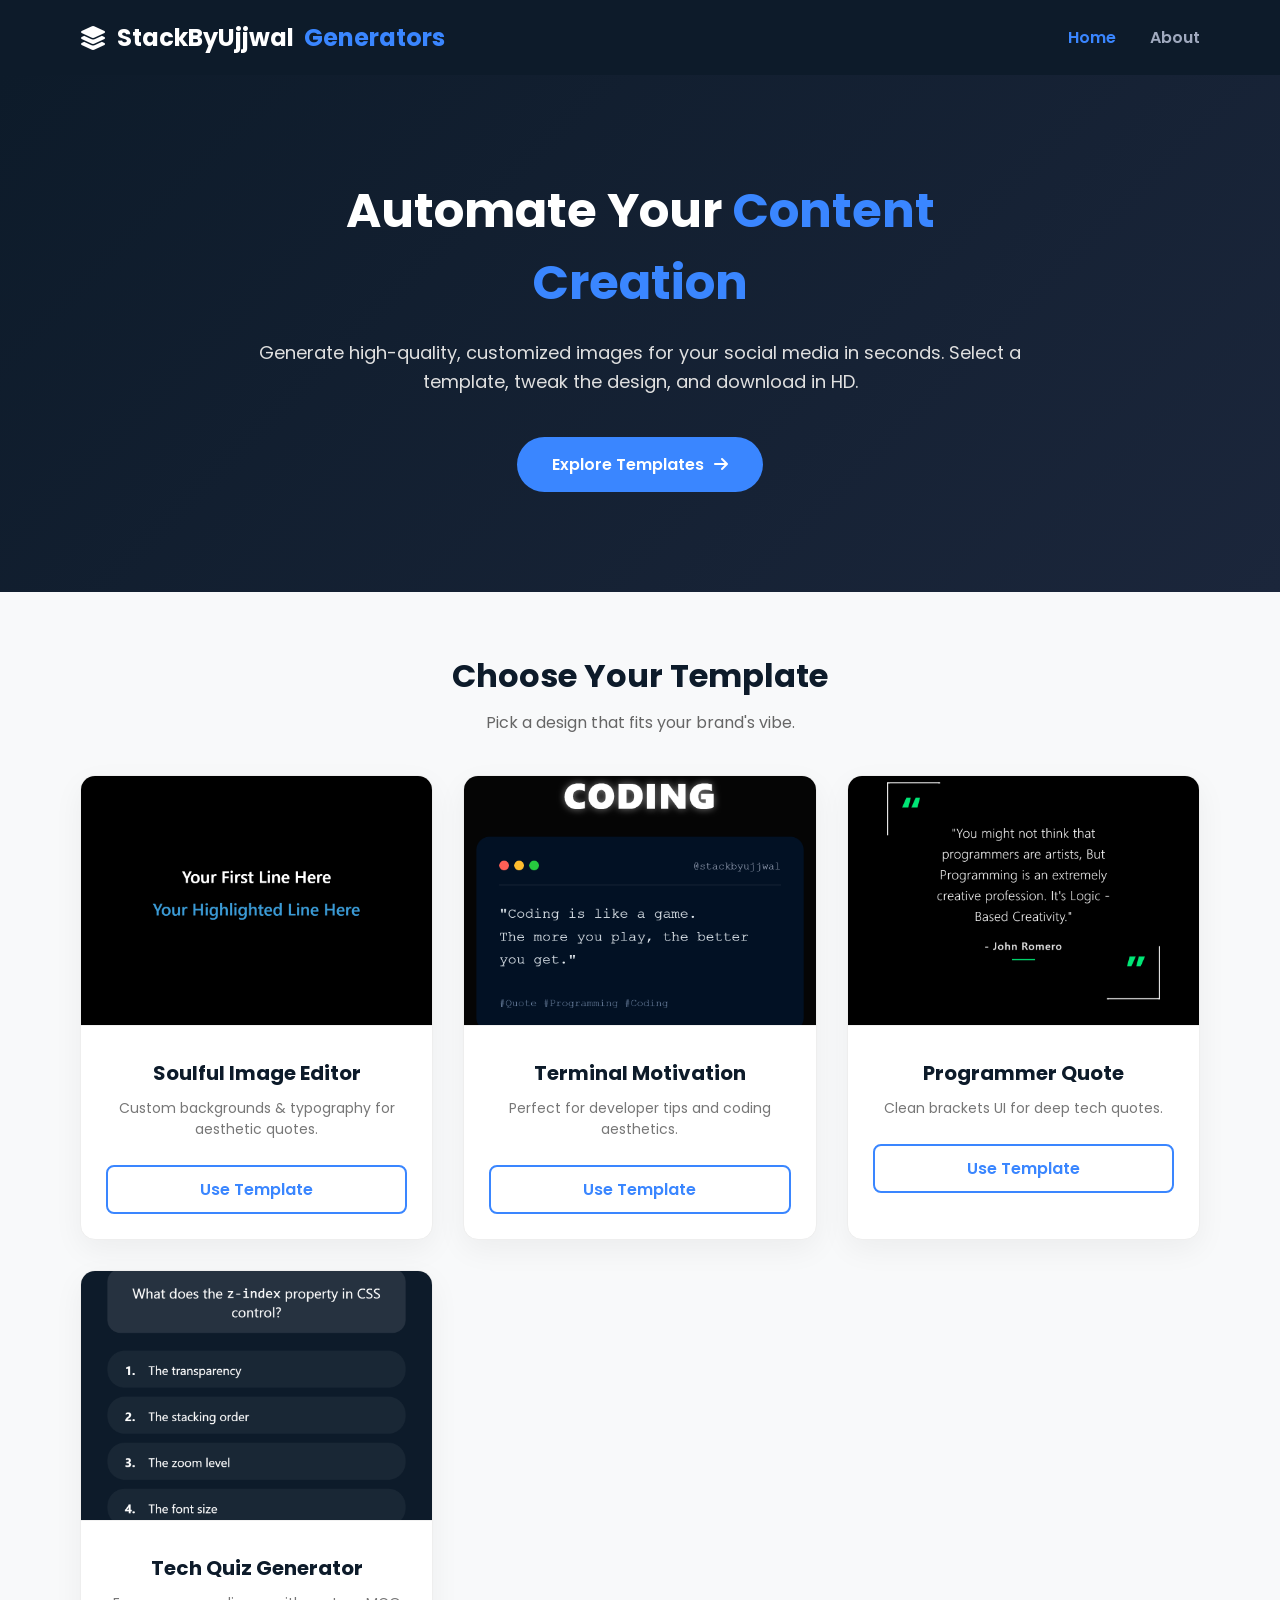
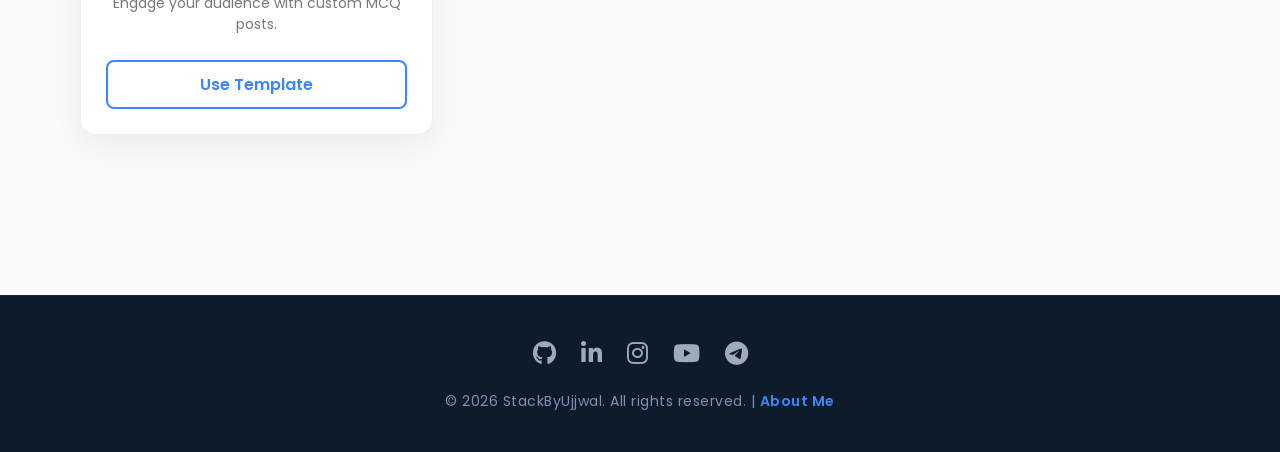
<file: index.html>
<!DOCTYPE html>
<html lang="en">
<head>
    <meta charset="UTF-8">
    <meta name="viewport" content="width=device-width, initial-scale=1.0">
    <title>StackByUjjwal - Pro Post Generator</title>
    <link rel="stylesheet" href="css/style.css">
    <link href="https://fonts.googleapis.com/css2?family=Poppins:wght@300;400;600;700&display=swap" rel="stylesheet">
    <link rel="stylesheet" href="https://cdnjs.cloudflare.com/ajax/libs/font-awesome/6.4.0/css/all.min.css">
</head>
<body>

    <header class="navbar">
        <div class="logo">
            <i class="fa-solid fa-layer-group"></i> StackByUjjwal <span>Generators</span>
        </div>
        <nav class="nav-links">
            <a href="index.html" class="active">Home</a>
            <a href="about.html">About</a>
        </nav>
    </header>

    <div class="hero">
        <div class="hero-content">
            <h1>Automate Your <span>Content Creation</span></h1>
            <p>Generate high-quality, customized images for your social media in seconds. Select a template, tweak the design, and download in HD.</p>
            <a href="#templates" class="btn-primary">Explore Templates <i class="fa-solid fa-arrow-right"></i></a>
        </div>
    </div>

    <div id="templates" class="section-title">
        <h2>Choose Your Template</h2>
        <p>Pick a design that fits your brand's vibe.</p>
    </div>

    <div class="templates-grid">
         <div class="card">
            <img src="images/preview-soulful.png" alt="Soulful Template">
            <div class="card-content">
                <h3>Soulful Image Editor</h3>
                <p>Custom backgrounds & typography for aesthetic quotes.</p>
                <a href="templates/soulful.html" class="btn-outline">Use Template</a>
            </div>
        </div>
        
        <div class="card">
            <img src="images/preview-terminal.png" alt="Terminal Template">
            <div class="card-content">
                <h3>Terminal Motivation</h3>
                <p>Perfect for developer tips and coding aesthetics.</p>
                <a href="templates/terminal.html" class="btn-outline">Use Template</a>
            </div>
        </div>

        <div class="card">
            <img src="images/preview-quote.png" alt="Quote Template">
            <div class="card-content">
                <h3>Programmer Quote</h3>
                <p>Clean brackets UI for deep tech quotes.</p>
                <a href="templates/quote.html" class="btn-outline">Use Template</a>
            </div>
        </div>

        <div class="card">
            <img src="images/preview-quiz.png" alt="Quiz Template">
            <div class="card-content">
                <h3>Tech Quiz Generator</h3>
                <p>Engage your audience with custom MCQ posts.</p>
                <a href="templates/quiz.html" class="btn-outline">Use Template</a>
            </div>
        </div>
    </div>

   <footer class="footer">
        <div class="footer-content">
            <div class="footer-social-links">
                <a href="https://github.com/StackByUjjwal" target="_blank" title="GitHub"><i class="fab fa-github"></i></a>
                <a href="https://linkedin.com/in/StackByUjjwal" target="_blank" title="LinkedIn"><i class="fab fa-linkedin-in"></i></a>
                <a href="https://instagram.com/StackByUjjwal" target="_blank" title="Instagram"><i class="fab fa-instagram"></i></a>
                <a href="https://youtube.com/@StackByUjjwal" target="_blank" title="YouTube"><i class="fab fa-youtube"></i></a>
                <a href="https://t.me/Stackbyujjwal_tech" target="_blank" title="Telegram"><i class="fab fa-telegram-plane"></i></a>
            </div>
            <p class="footer-copyright">
                &copy; 2026 StackByUjjwal. All rights reserved. | <a href="about.html">About Me</a>
            </p>
        </div>
    </footer>

</body>
</html>
</file>
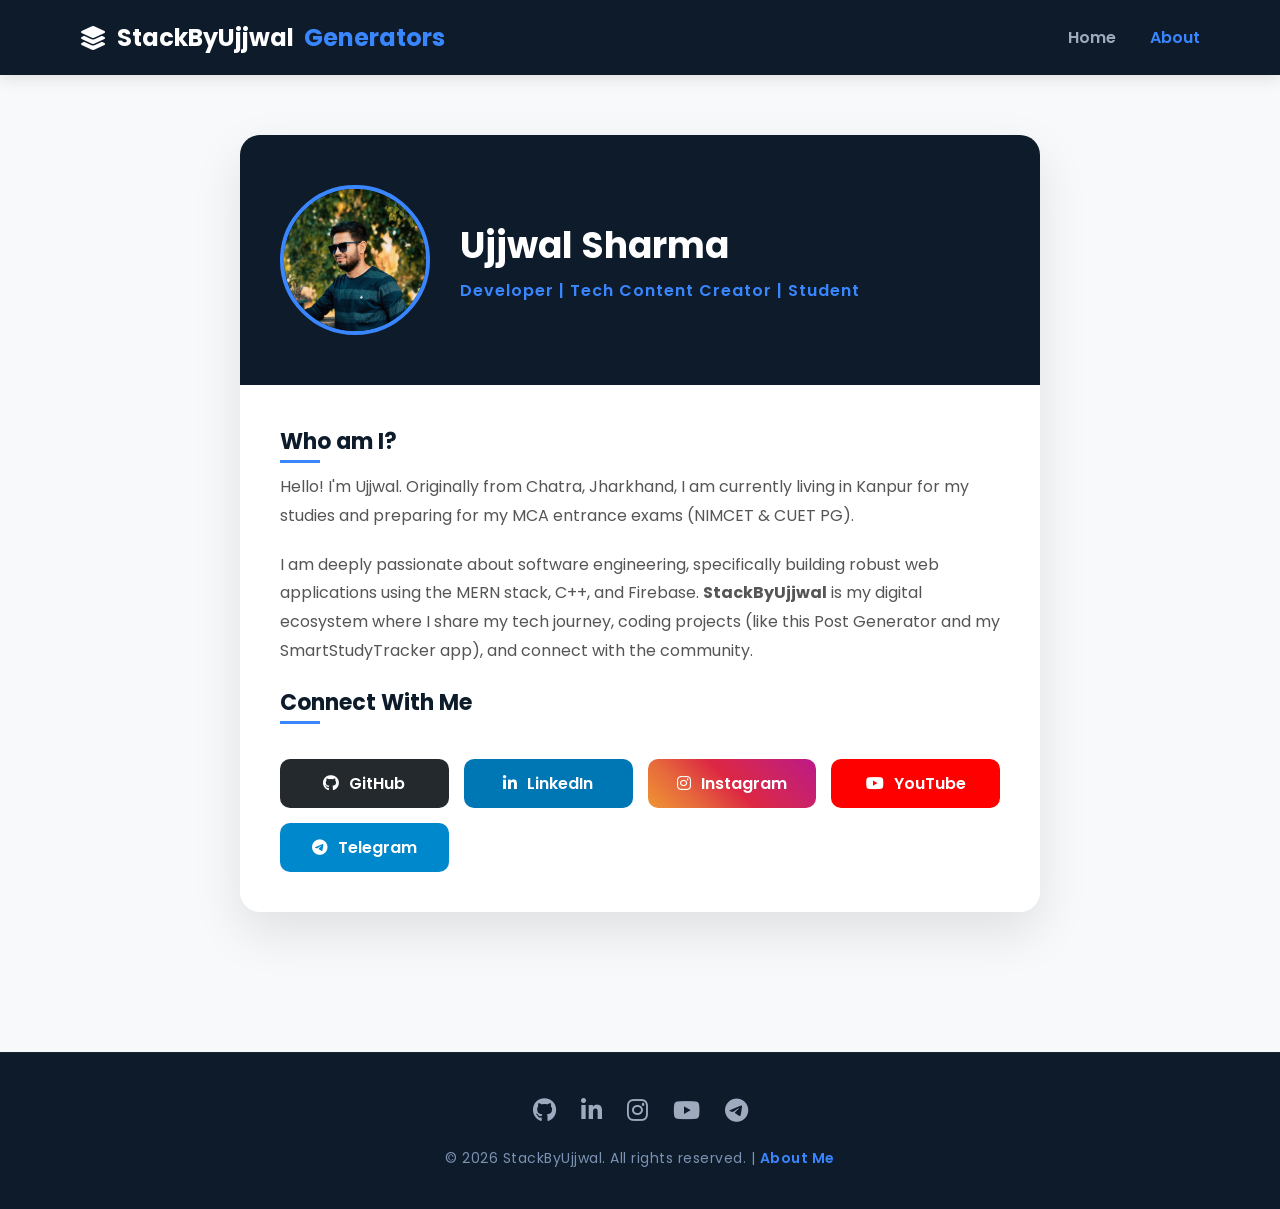
<file: about.html>
<!DOCTYPE html>
<html lang="en">
<head>
    <meta charset="UTF-8">
    <meta name="viewport" content="width=device-width, initial-scale=1.0">
    <title>About - StackByUjjwal</title>
    <link rel="stylesheet" href="css/style.css">
    <link href="https://fonts.googleapis.com/css2?family=Poppins:wght@300;400;600;700&display=swap" rel="stylesheet">
    <link rel="stylesheet" href="https://cdnjs.cloudflare.com/ajax/libs/font-awesome/6.4.0/css/all.min.css">
</head>
<body>

    <header class="navbar">
        <div class="logo">
            <i class="fa-solid fa-layer-group"></i> StackByUjjwal <span>Generators</span>
        </div>
        <nav class="nav-links">
            <a href="index.html">Home</a>
            <a href="about.html" class="active">About</a>
        </nav>
    </header>

    <div class="about-page-container">
        <div class="about-card">
            <div class="about-header">
                <img src="images/ujjwal-profile.jpg" alt="Ujjwal Sharma" class="profile-pic">
                <div class="header-text">
                    <h1>Ujjwal Sharma</h1>
                    <p class="tagline">Developer | Tech Content Creator | Student</p>
                </div>
            </div>
            
            <div class="about-body">
                <h3>Who am I?</h3>
                <p>Hello! I'm Ujjwal. Originally from Chatra, Jharkhand, I am currently living in Kanpur for my studies and preparing for my MCA entrance exams (NIMCET & CUET PG).</p>
                <p>I am deeply passionate about software engineering, specifically building robust web applications using the MERN stack, C++, and Firebase. <strong>StackByUjjwal</strong> is my digital ecosystem where I share my tech journey, coding projects (like this Post Generator and my SmartStudyTracker app), and connect with the community.</p>
                
                <h3>Connect With Me</h3>
                <div class="social-grid">
                    <a href="https://github.com/StackByUjjwal" target="_blank" class="social-btn github">
                        <i class="fab fa-github"></i> GitHub
                    </a>
                    <a href="https://linkedin.com/in/StackByUjjwal" target="_blank" class="social-btn linkedin">
                        <i class="fab fa-linkedin-in"></i> LinkedIn
                    </a>
                    <a href="https://instagram.com/StackByUjjwal" target="_blank" class="social-btn instagram">
                        <i class="fab fa-instagram"></i> Instagram
                    </a>
                    <a href="https://youtube.com/@StackByUjjwal" target="_blank" class="social-btn youtube">
                        <i class="fab fa-youtube"></i> YouTube
                    </a>
                    <a href="https://t.me/Stackbyujjwal_tech" target="_blank" class="social-btn telegram">
                        <i class="fab fa-telegram-plane"></i> Telegram
                    </a>
                </div>
            </div>
        </div>
    </div>

    <footer class="footer">
        <div class="footer-content">
            <div class="footer-social-links">
                <a href="https://github.com/StackByUjjwal" target="_blank" title="GitHub"><i class="fab fa-github"></i></a>
                <a href="https://linkedin.com/in/StackByUjjwal" target="_blank" title="LinkedIn"><i class="fab fa-linkedin-in"></i></a>
                <a href="https://instagram.com/StackByUjjwal" target="_blank" title="Instagram"><i class="fab fa-instagram"></i></a>
                <a href="https://youtube.com/@StackByUjjwal" target="_blank" title="YouTube"><i class="fab fa-youtube"></i></a>
                <a href="https://t.me/Stackbyujjwal_tech" target="_blank" title="Telegram"><i class="fab fa-telegram-plane"></i></a>
            </div>
            <p class="footer-copyright">
                &copy; 2026 StackByUjjwal. All rights reserved. | <a href="about.html">About Me</a>
            </p>
        </div>
    </footer>

</body>
</html>
</file>
<file: css/style.css>
/* ================= Base Styles ================= */
* { margin: 0; padding: 0; box-sizing: border-box; font-family: 'Poppins', sans-serif; }
body { background-color: #f8f9fa; color: #333; }

/* ================= Navbar ================= */
.navbar {
    background-color: #0d1b2a;
    padding: 20px 80px;
    display: flex;
    justify-content: space-between;
    align-items: center;
    box-shadow: 0 4px 15px rgba(0,0,0,0.1);
}
.navbar .logo { font-size: 24px; font-weight: 700; color: white; display: flex; align-items: center; gap: 10px; }
.navbar .logo span { color: #3a86ff; }
.nav-links a {
    color: #a0aabf; text-decoration: none; font-size: 16px; margin-left: 30px; font-weight: 600; transition: color 0.3s;
}
.nav-links a:hover, .nav-links a.active { color: #3a86ff; }

/* ================= Hero Section (Home) ================= */
.hero {
    background: linear-gradient(135deg, #0d1b2a 0%, #1b263b 100%);
    color: white;
    padding: 100px 20px;
    text-align: center;
}
.hero-content { max-width: 800px; margin: 0 auto; }
.hero h1 { font-size: 48px; margin-bottom: 20px; font-weight: 700; }
.hero h1 span { color: #3a86ff; }
.hero p { font-size: 18px; color: #e0e0e0; margin-bottom: 40px; line-height: 1.6; }
.btn-primary {
    background-color: #3a86ff; color: white; padding: 15px 35px; text-decoration: none; border-radius: 30px; font-weight: 600; font-size: 16px; transition: 0.3s; display: inline-flex; align-items: center; gap: 10px;
}
.btn-primary:hover { background-color: #256ce1; transform: translateY(-3px); box-shadow: 0 10px 20px rgba(58,134,255,0.3); }

/* ================= Templates Section (Home) ================= */
.section-title { text-align: center; padding: 60px 20px 20px; }
.section-title h2 { font-size: 32px; color: #0d1b2a; }
.section-title p { color: #666; margin-top: 10px; }

.templates-grid {
    display: grid; grid-template-columns: repeat(auto-fit, minmax(280px, 1fr)); gap: 30px; padding: 20px 80px 80px; max-width: 1300px; margin: 0 auto;
}
.card {
    background: white; border-radius: 15px; overflow: hidden; box-shadow: 0 10px 30px rgba(0,0,0,0.05); transition: 0.3s; border: 1px solid #eee;
}
.card:hover { transform: translateY(-10px); box-shadow: 0 20px 40px rgba(0,0,0,0.1); }
.card img { width: 100%; height: 250px; object-fit: cover; border-bottom: 1px solid #f1f1f1; }
.card-content { padding: 25px; text-align: center; }
.card-content h3 { margin-bottom: 10px; color: #0d1b2a; font-size: 20px; }
.card-content p { font-size: 14px; color: #777; margin-bottom: 25px; line-height: 1.5; }
.btn-outline {
    display: block; width: 100%; border: 2px solid #3a86ff; color: #3a86ff; text-decoration: none; padding: 10px 20px; border-radius: 8px; font-weight: 600; transition: 0.3s;
}
.btn-outline:hover { background-color: #3a86ff; color: white; }

/* ================= About Page Specific Styles ================= */
.about-page-container {
    padding: 60px 20px; display: flex; justify-content: center; min-height: calc(100vh - 80px); align-items: center;
}
.about-card {
    background: white; max-width: 800px; width: 100%; border-radius: 20px; box-shadow: 0 20px 50px rgba(0,0,0,0.1); overflow: hidden;
}
.about-header {
    background: #0d1b2a; padding: 50px 40px; display: flex; align-items: center; gap: 30px; color: white; position: relative;
}
.profile-pic {
    width: 150px; height: 150px; border-radius: 50%; border: 4px solid #3a86ff; object-fit: cover;
}
.header-text h1 { font-size: 36px; margin-bottom: 5px; }
.header-text .tagline { color: #3a86ff; font-weight: 600; font-size: 16px; letter-spacing: 1px; }

.about-body { padding: 40px; }
.about-body h3 { color: #0d1b2a; margin-bottom: 15px; font-size: 22px; position: relative; display: inline-block; }
.about-body h3::after { content: ''; position: absolute; left: 0; bottom: -5px; width: 40px; height: 3px; background: #3a86ff; }
.about-body p { color: #555; line-height: 1.8; margin-bottom: 20px; font-size: 16px; }

.social-grid {
    display: grid; grid-template-columns: repeat(auto-fit, minmax(150px, 1fr)); gap: 15px; margin-top: 25px;
}
.social-btn {
    display: flex; align-items: center; justify-content: center; gap: 10px; padding: 12px; border-radius: 10px; text-decoration: none; color: white; font-weight: 600; transition: 0.3s;
}
.social-btn:hover { transform: translateY(-3px); box-shadow: 0 10px 20px rgba(0,0,0,0.15); filter: brightness(1.1); }
.github { background-color: #24292e; }
.linkedin { background-color: #0077b5; }
.instagram { background: linear-gradient(45deg, #f09433 0%, #e6683c 25%, #dc2743 50%, #cc2366 75%, #bc1888 100%); }
.youtube { background-color: #ff0000; }
.telegram { background-color: #0088cc; }

/* ================= Minimalist Professional Footer ================= */
.footer {
    background-color: #0d1b2a;
    padding: 40px 20px;
    margin-top: 80px;
    border-top: 1px solid rgba(255, 255, 255, 0.05);
}

.footer-content {
    max-width: 800px;
    margin: 0 auto;
    display: flex;
    flex-direction: column;
    align-items: center;
    gap: 20px;
}

.footer-social-links {
    display: flex;
    gap: 25px;
}

.footer-social-links a {
    color: #a0aabf;
    font-size: 24px;
    text-decoration: none;
    transition: all 0.3s ease;
}

/* Hover effect on icons */
.footer-social-links a:hover {
    color: #3a86ff;
    transform: translateY(-4px);
    text-shadow: 0 5px 15px rgba(58, 134, 255, 0.4);
}

.footer-copyright {
    color: #7b92b2;
    font-size: 14px;
    letter-spacing: 0.5px;
    text-align: center;
}

.footer-copyright a {
    color: #3a86ff;
    text-decoration: none;
    font-weight: 600;
    transition: color 0.3s ease;
}

.footer-copyright a:hover {
    color: #ffffff;
}

/* ================= Media Queries ================= */
@media (max-width: 768px) {
    .navbar { padding: 20px; flex-direction: column; gap: 15px; }
    .nav-links a { margin: 0 10px; }
    .templates-grid { padding: 20px; }
    .about-header { flex-direction: column; text-align: center; }
}
</file>
